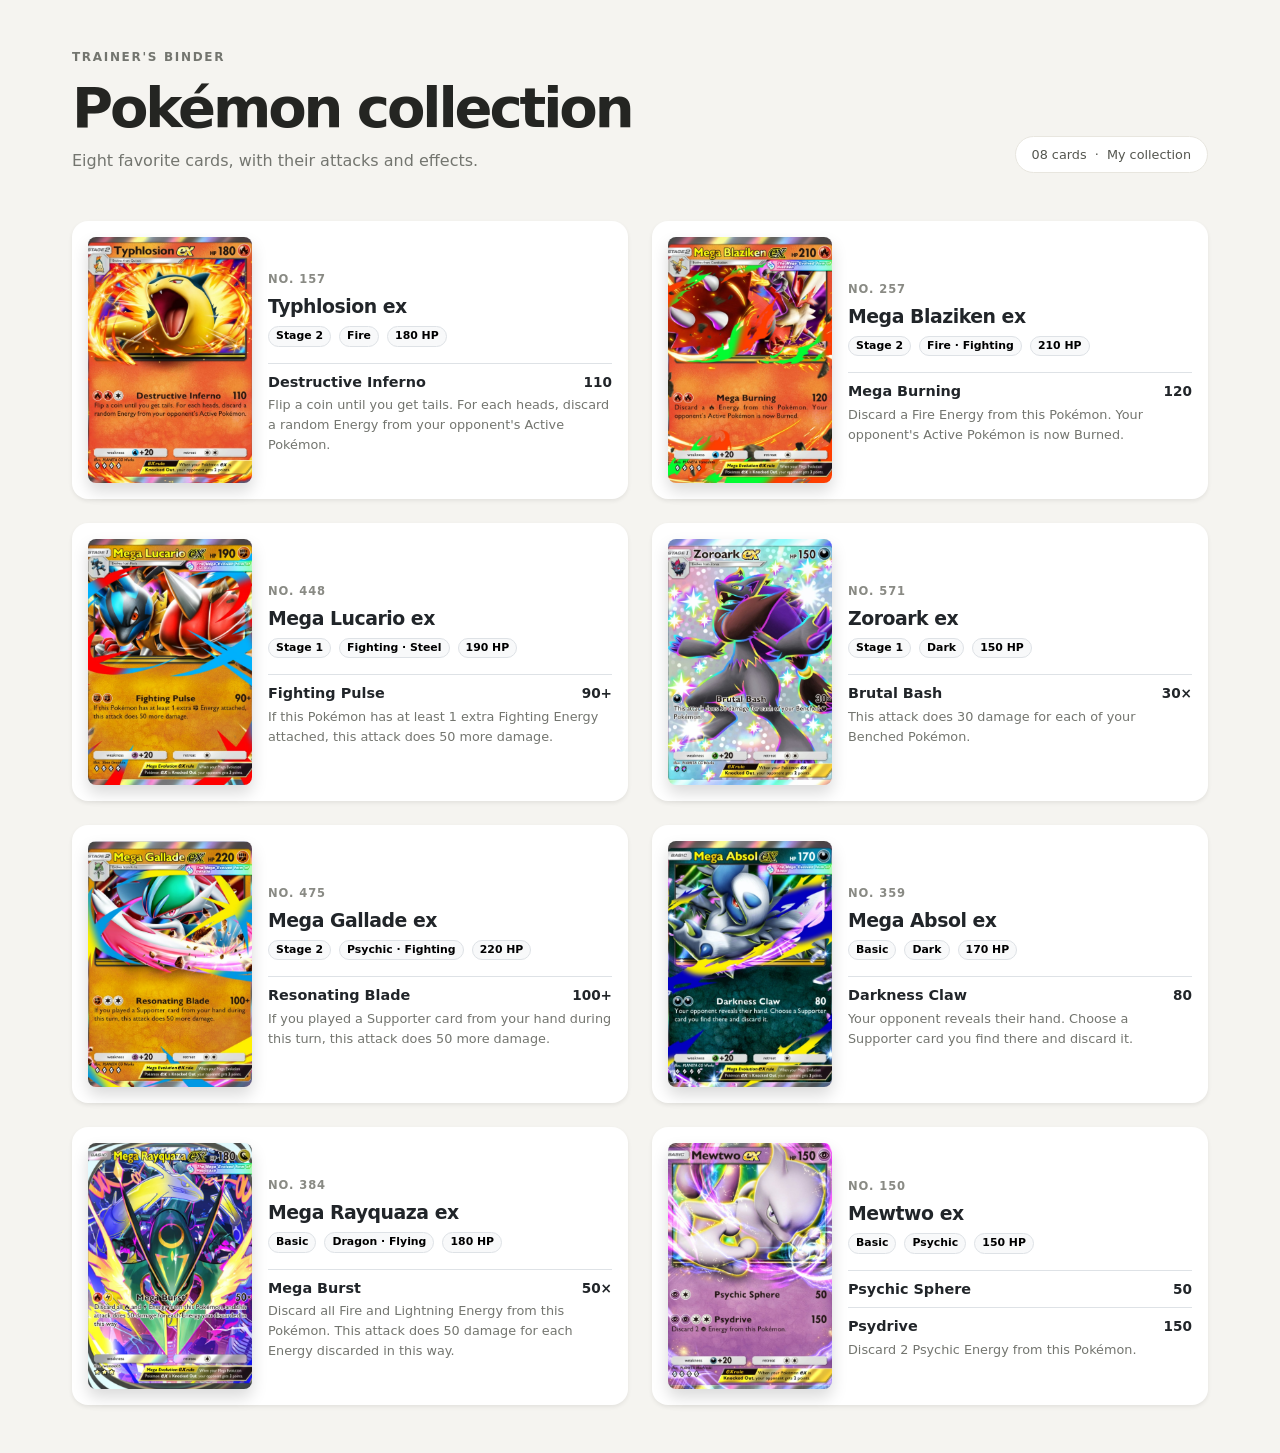
<file: act2(json-web)/index.html>
<!doctype html>
<html lang="en">

<head>
    <meta charset="utf-8">
    <meta name="viewport" content="width=device-width, initial-scale=1">
    <meta name="theme-color" content="#f5f4f0">
    <title>Pokémon Card Collection</title>
    <link href="https://cdn.jsdelivr.net/npm/bootstrap@5.3.3/dist/css/bootstrap.min.css" rel="stylesheet"
        integrity="sha384-QWTKZyjpPEjISv5WaRU9OFeRpok6YctnYmDr5pNlyT2bRjXh0JMhjY6hW+ALEwIH" crossorigin="anonymous">
    <link rel="stylesheet" href="index.css">
</head>

<body>
    <main class="collection-shell container py-5 py-lg-5">
        <header class="d-flex flex-column flex-sm-row align-items-sm-end justify-content-between gap-3 mb-4 mb-lg-5">
            <div>
                <p class="eyebrow mb-2">Trainer's binder</p>
                <h1 class="page-title mb-2">Pokémon collection</h1>
                <p class="intro-copy mb-0">Eight favorite cards, with their attacks and effects.</p>
            </div>
            <span class="collection-count px-3 py-2">08 cards&nbsp; · &nbsp;My collection</span>
        </header>

        <section id="pokemon-grid" class="row g-3 g-lg-4" aria-label="Pokémon card collection"></section>
    </main>

    <script id="pokemon-data" type="application/json">
        [
            {
                "number": "NO. 157",
                "name": "Typhlosion ex",
                "stage": "Stage 2",
                "type": "Fire",
                "hp": "180 HP",
                "image": "fe8045d7-1128-456d-a3f3-d02151d3d3ca.jpg",
                "skills": [
                    {
                        "name": "Destructive Inferno",
                        "damage": "110",
                        "effect": "Flip a coin until you get tails. For each heads, discard a random Energy from your opponent's Active Pokémon."
                    }
                ]
            },
            {
                "number": "NO. 257",
                "name": "Mega Blaziken ex",
                "stage": "Stage 2",
                "type": "Fire · Fighting",
                "hp": "210 HP",
                "image": "c3ad6917-7994-41e2-ad39-c970735634d6.jpg",
                "skills": [
                    {
                        "name": "Mega Burning",
                        "damage": "120",
                        "effect": "Discard a Fire Energy from this Pokémon. Your opponent's Active Pokémon is now Burned."
                    }
                ]
            },
            {
                "number": "NO. 448",
                "name": "Mega Lucario ex",
                "stage": "Stage 1",
                "type": "Fighting · Steel",
                "hp": "190 HP",
                "image": "b737e379-ce0a-4a7b-a3a5-08281795d1bf.jpg",
                "skills": [
                    {
                        "name": "Fighting Pulse",
                        "damage": "90+",
                        "effect": "If this Pokémon has at least 1 extra Fighting Energy attached, this attack does 50 more damage."
                    }
                ]
            },
            {
                "number": "NO. 571",
                "name": "Zoroark ex",
                "stage": "Stage 1",
                "type": "Dark",
                "hp": "150 HP",
                "image": "9adc211f-a034-4e85-8f2e-70568fdcefeb.jpg",
                "skills": [
                    {
                        "name": "Brutal Bash",
                        "damage": "30×",
                        "effect": "This attack does 30 damage for each of your Benched Pokémon."
                    }
                ]
            },
            {
                "number": "NO. 475",
                "name": "Mega Gallade ex",
                "stage": "Stage 2",
                "type": "Psychic · Fighting",
                "hp": "220 HP",
                "image": "8dedcab4-19aa-4139-b196-ddf89263c633.jpg",
                "skills": [
                    {
                        "name": "Resonating Blade",
                        "damage": "100+",
                        "effect": "If you played a Supporter card from your hand during this turn, this attack does 50 more damage."
                    }
                ]
            },
            {
                "number": "NO. 359",
                "name": "Mega Absol ex",
                "stage": "Basic",
                "type": "Dark",
                "hp": "170 HP",
                "image": "5707e017-00dc-4561-aac7-6ae5a6bd99c9.jpg",
                "skills": [
                    {
                        "name": "Darkness Claw",
                        "damage": "80",
                        "effect": "Your opponent reveals their hand. Choose a Supporter card you find there and discard it."
                    }
                ]
            },
            {
                "number": "NO. 384",
                "name": "Mega Rayquaza ex",
                "stage": "Basic",
                "type": "Dragon · Flying",
                "hp": "180 HP",
                "image": "28759c5e-9766-49d6-9c05-6af64d69725e.jpg",
                "skills": [
                    {
                        "name": "Mega Burst",
                        "damage": "50×",
                        "effect": "Discard all Fire and Lightning Energy from this Pokémon. This attack does 50 damage for each Energy discarded in this way."
                    }
                ]
            },
            {
                "number": "NO. 150",
                "name": "Mewtwo ex",
                "stage": "Basic",
                "type": "Psychic",
                "hp": "150 HP",
                "image": "2053485d-b37d-4137-90c8-74aef49d9706.jpg",
                "skills": [
                    {
                        "name": "Psychic Sphere",
                        "damage": "50",
                        "effect": ""
                    },
                    {
                        "name": "Psydrive",
                        "damage": "150",
                        "effect": "Discard 2 Psychic Energy from this Pokémon."
                    }
                ]
            }
        ]
    </script>
    <script>
        var pokemon = JSON.parse(document.getElementById("pokemon-data").textContent);
        var elGrid = document.getElementById("pokemon-grid");

        for (var i = 0; i < pokemon.length; i++) {
            var entry = pokemon[i];
            var skills = "";

            for (var j = 0; j < entry.skills.length; j++) {
                var skill = entry.skills[j];
                var effect = "";

                if (skill.effect) {
                    effect = `<p class="pokemon-skill-effect">${skill.effect}</p>`;
                }

                skills += `
                    <div class="border-top pt-2">
                        <div class="d-flex justify-content-between align-items-baseline gap-2">
                            <h3 class="pokemon-skill-name">${skill.name}</h3>
                            <span class="pokemon-skill-damage">${skill.damage}</span>
                        </div>
                        ${effect}
                    </div>
                `;
            }

            elGrid.innerHTML += `
                <div class="col-12 col-lg-6">
                    <article class="card h-100 border-0 rounded-4 shadow-sm p-3 pokemon-box">
                        <div class="row g-3 align-items-center h-100">
                            <div class="col-4">
                                <img class="img-fluid rounded-3 shadow pokemon-card-image"
                                    src="${entry.image}"
                                    alt="${entry.name} Pokémon card"
                                    loading="lazy">
                            </div>
                            <div class="col-8 min-w-0">
                                <span class="pokemon-number">${entry.number}</span>
                                <h2 class="pokemon-name">${entry.name}</h2>
                                <div class="pokemon-tags d-flex flex-wrap gap-2">
                                    <span class="badge rounded-pill text-bg-light border">${entry.stage}</span>
                                    <span class="badge rounded-pill text-bg-light border">${entry.type}</span>
                                    <span class="badge rounded-pill text-bg-light border">${entry.hp}</span>
                                </div>
                                <div class="d-grid gap-2 mt-3">
                                    ${skills}
                                </div>
                            </div>
                        </div>
                    </article>
                </div>
            `;
        }
    </script>
</body>

</html>
</file>
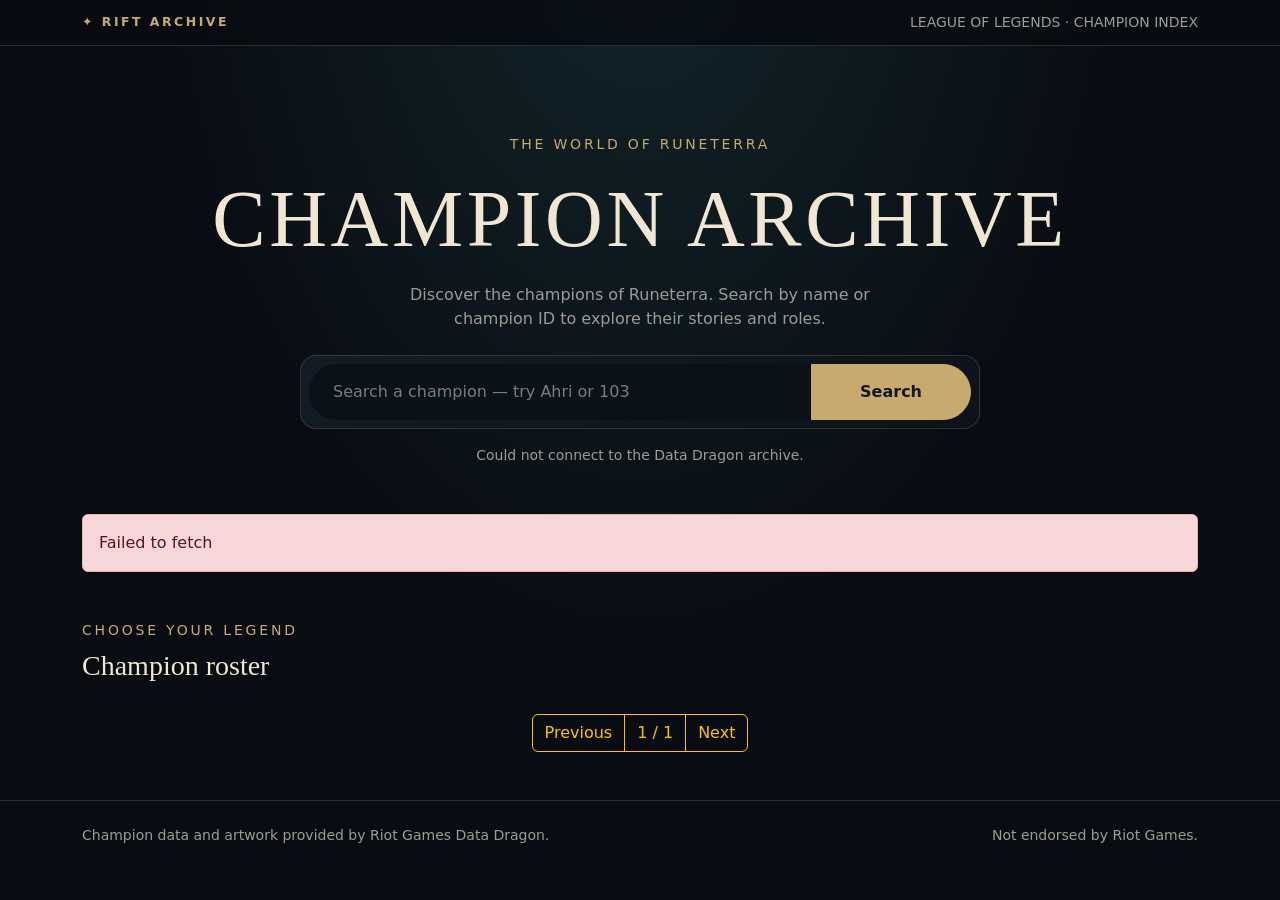
<file: midterm(api)/index.html>
<!doctype html>
<html lang="en">

<head>
  <meta charset="utf-8">
  <meta name="viewport" content="width=device-width, initial-scale=1">
  <meta name="theme-color" content="#090d13">
  <title>Rift Archive — League of Legends Champion Explorer</title>
  <link href="https://cdn.jsdelivr.net/npm/bootstrap@5.3.8/dist/css/bootstrap.min.css" rel="stylesheet"
    integrity="sha384-sRIl4kxILFvY47J16cr9ZwB07vP4J8+LH7qKQnuqkuIAvNWLzeN8tE5YBujZqJLB" crossorigin="anonymous">
  <link rel="stylesheet" href="style.css">
</head>

<body>
  <nav class="navbar navbar-dark">
    <div class="container">
      <a class="navbar-brand brand-mark" href="#" aria-label="Rift Archive home">✦ Rift Archive</a>
      <span class="small muted d-none d-sm-inline">LEAGUE OF LEGENDS · CHAMPION INDEX</span>
    </div>
  </nav>

  <main>
    <header class="hero container">
      <p class="eyebrow small mb-3">The world of Runeterra</p>
      <h1 class="mb-3">CHAMPION ARCHIVE</h1>
      <p class="hero-copy mx-auto mb-4" style="max-width: 540px;">
        Discover the champions of Runeterra. Search by name or champion ID to explore their stories and roles.
      </p>
      <form class="search-panel p-2 mx-auto" id="searchForm" role="search" style="max-width: 680px;">
        <div class="input-group">
          <input type="search" class="form-control border-0 rounded-start-pill px-4 py-3" id="searchInput"
            placeholder="Search a champion — try Ahri or 103" aria-label="Search champions" autocomplete="off">
          <button class="btn btn-gold rounded-end-pill px-4 px-md-5" id="searchButton" type="submit">Search</button>
        </div>
      </form>
      <div class="small muted mt-3" id="versionLabel" aria-live="polite">Connecting to the Data Dragon archive…</div>
    </header>

    <section class="container mb-5" aria-label="Selected champion">
      <div class="alert alert-danger d-none" id="errorMessage" role="alert"></div>
      <div id="featuredChampion">
        <div class="feature-panel p-5 text-center status-message" role="status">
          <div class="spinner-border spinner-border-sm text-warning me-2" aria-hidden="true"></div>
          Loading the champion archive…
        </div>
      </div>
    </section>

    <section class="container pb-5" aria-labelledby="rosterHeading">
      <div class="d-flex flex-wrap justify-content-between align-items-end gap-2 mb-4">
        <div>
          <p class="eyebrow small mb-2">Choose your legend</p>
          <h2 class="section-heading h3 mb-0" id="rosterHeading">Champion roster</h2>
        </div>
        <div class="small muted" id="rosterCount" aria-live="polite"></div>
      </div>
      <div class="row g-3" id="championGrid"></div>
      <nav class="d-flex justify-content-center mt-4" id="rosterPagination" aria-label="Champion roster pages">
        <div class="btn-group" role="group" aria-label="Roster pagination">
          <button class="btn btn-outline-warning" id="previousPage" type="button">Previous</button>
          <span class="btn btn-outline-warning" id="currentPage" aria-live="polite">1 / 1</span>
          <button class="btn btn-outline-warning" id="nextPage" type="button">Next</button>
        </div>
      </nav>
      <div class="status-message text-center py-4 d-none" id="emptyMessage">No champions match that search.</div>
    </section>
  </main>

  <footer class="py-4">
    <div class="container d-flex flex-column flex-sm-row justify-content-between gap-2 small">
      <span>Champion data and artwork provided by Riot Games Data Dragon.</span>
      <span>Not endorsed by Riot Games.</span>
    </div>
  </footer>

  <script src="https://cdn.jsdelivr.net/npm/bootstrap@5.3.8/dist/js/bootstrap.bundle.min.js"
    integrity="sha384-FKyoEForCGlyvwx9Hj09JcYn3nv7wiPVlz7YYwJrWVcXK/BmnVDxM+D2scQbITxI"
    crossorigin="anonymous"></script>
  <script src="script.js"></script>
</body>

</html>
</file>
<file: act2(json-web)/index.css>
:root {
    color-scheme: light;
    --ink: #242522;
    --muted: #73756f;
    --paper: #f5f4f0;
    --line: #e8e6df;
}

body {
    min-height: 100vh;
    background: var(--paper);
    color: var(--ink);
    font-family: Inter, ui-sans-serif, system-ui, -apple-system, BlinkMacSystemFont, "Segoe UI", sans-serif;
}

.collection-shell {
    max-width: 1160px;
}

.eyebrow {
    color: #73756f;
    font-size: .75rem;
    font-weight: 700;
    letter-spacing: .14em;
    text-transform: uppercase;
}

.page-title {
    font-size: clamp(2rem, 5vw, 3.5rem);
    font-weight: 750;
    letter-spacing: -.055em;
}

.intro-copy {
    max-width: 520px;
    color: var(--muted);
}

.collection-count {
    flex: 0 0 auto;
    border: 1px solid var(--line);
    border-radius: 999px;
    background: #fff;
    color: #54564f;
    font-size: .8rem;
}

.pokemon-box {
    min-height: 220px;
}

.pokemon-box:hover {
    box-shadow: 0 14px 32px rgb(34 35 31 / 9%);
}

.pokemon-card-image {
    display: block;
    width: 100%;
    aspect-ratio: 2 / 3;
    background: #eee;
    object-fit: cover;
}

.pokemon-number {
    color: #898a84;
    font-size: .72rem;
    font-weight: 700;
    letter-spacing: .08em;
}

.pokemon-name {
    margin: .3rem 0 .55rem;
    font-size: 1.18rem;
    font-weight: 750;
    letter-spacing: -.025em;
}

.pokemon-tags .badge {
    font-size: .68rem;
    font-weight: 600;
}

.pokemon-skill-name {
    margin: 0;
    font-size: .9rem;
    font-weight: 700;
}

.pokemon-skill-damage {
    flex: 0 0 auto;
    font-size: .85rem;
    font-weight: 750;
}

.pokemon-skill-effect {
    margin: .2rem 0 0;
    color: var(--muted);
    font-size: .8rem;
    line-height: 1.55;
}
</file>
<file: midterm(api)/style.css>
:root {
  color-scheme: dark;
  --ink: #e9e3d3;
  --muted: #9c9b96;
  --gold: #c8aa6e;
  --gold-bright: #f0e6d2;
  --panel: #111820;
  --line: rgba(200, 170, 110, .2);
}

body {
  min-height: 100vh;
  color: var(--ink);
  background:
    radial-gradient(ellipse at 50% -18%, rgba(32, 75, 82, .42), transparent 54%),
    #090d13;
  font-family: system-ui, -apple-system, "Segoe UI", sans-serif;
}

.navbar {
  background: rgba(9, 13, 19, .88);
  border-bottom: 1px solid var(--line);
  backdrop-filter: blur(12px);
}

.brand-mark,
.eyebrow {
  color: var(--gold);
  letter-spacing: .2em;
  text-transform: uppercase;
}

.brand-mark {
  font-size: .78rem;
  font-weight: 700;
}

.hero {
  padding: 5.5rem 0 3rem;
  text-align: center;
}

.hero h1 {
  color: var(--gold-bright);
  font-family: Georgia, "Times New Roman", serif;
  font-size: clamp(2.6rem, 7vw, 5rem);
  letter-spacing: .045em;
}

.hero-copy,
.muted {
  color: var(--muted);
}

.search-panel,
.feature-panel,
.champion-card {
  background: linear-gradient(145deg, rgba(20, 29, 38, .96), rgba(13, 19, 26, .96));
  border: 1px solid var(--line);
}

.search-panel {
  border-radius: 1rem;
}

.form-control {
  color: var(--ink);
  background: #0b1118;
  border-color: rgba(200, 170, 110, .24);
}

.form-control::placeholder {
  color: #777c80;
}

.form-control:focus {
  color: var(--ink);
  background: #0b1118;
  border-color: var(--gold);
  box-shadow: 0 0 0 .2rem rgba(200, 170, 110, .13);
}

.btn-gold {
  color: #111820;
  background: var(--gold);
  border-color: var(--gold);
  font-weight: 700;
}

.btn-gold:hover,
.btn-gold:focus {
  color: #111820;
  background: #dfc58e;
  border-color: #dfc58e;
}

.feature-panel {
  overflow: hidden;
  border-radius: 1.25rem;
}

.feature-art {
  position: relative;
  min-height: 390px;
  background-color: #111820;
  background-position: center 24%;
  background-size: cover;
}

.feature-art::after {
  position: absolute;
  inset: 0;
  content: "";
  background: linear-gradient(90deg, transparent 55%, #111820 100%),
    linear-gradient(0deg, rgba(9, 13, 19, .35), transparent 60%);
}

.feature-content {
  position: relative;
  z-index: 1;
}

.champion-title {
  color: var(--gold-bright);
  font-family: Georgia, "Times New Roman", serif;
  font-size: clamp(2rem, 4vw, 3.2rem);
}

.role-badge {
  color: var(--gold-bright);
  background: rgba(200, 170, 110, .12);
  border: 1px solid rgba(200, 170, 110, .34);
  font-size: .72rem;
  letter-spacing: .08em;
}

.champion-card {
  height: 100%;
  overflow: hidden;
  border-radius: .85rem;
  cursor: pointer;
  transition: transform .18s ease, border-color .18s ease;
}

.champion-card:hover,
.champion-card:focus-visible {
  border-color: var(--gold);
  transform: translateY(-4px);
}

.champion-card img {
  width: 100%;
  aspect-ratio: 1;
  object-fit: cover;
  background: #0b1118;
}

.champion-card .card-body {
  background: linear-gradient(0deg, rgba(9, 13, 19, .98), rgba(17, 24, 32, .94));
}

.section-heading {
  color: var(--gold-bright);
  font-family: Georgia, "Times New Roman", serif;
}

.status-message {
  color: var(--muted);
}

footer {
  border-top: 1px solid var(--line);
  color: var(--muted);
}

@media (max-width: 767.98px) {
  .hero {
    padding: 4rem 0 2.5rem;
  }

  .feature-art {
    min-height: 270px;
  }

  .feature-art::after {
    background: linear-gradient(0deg, #111820 0%, transparent 65%);
  }
}
</file>
